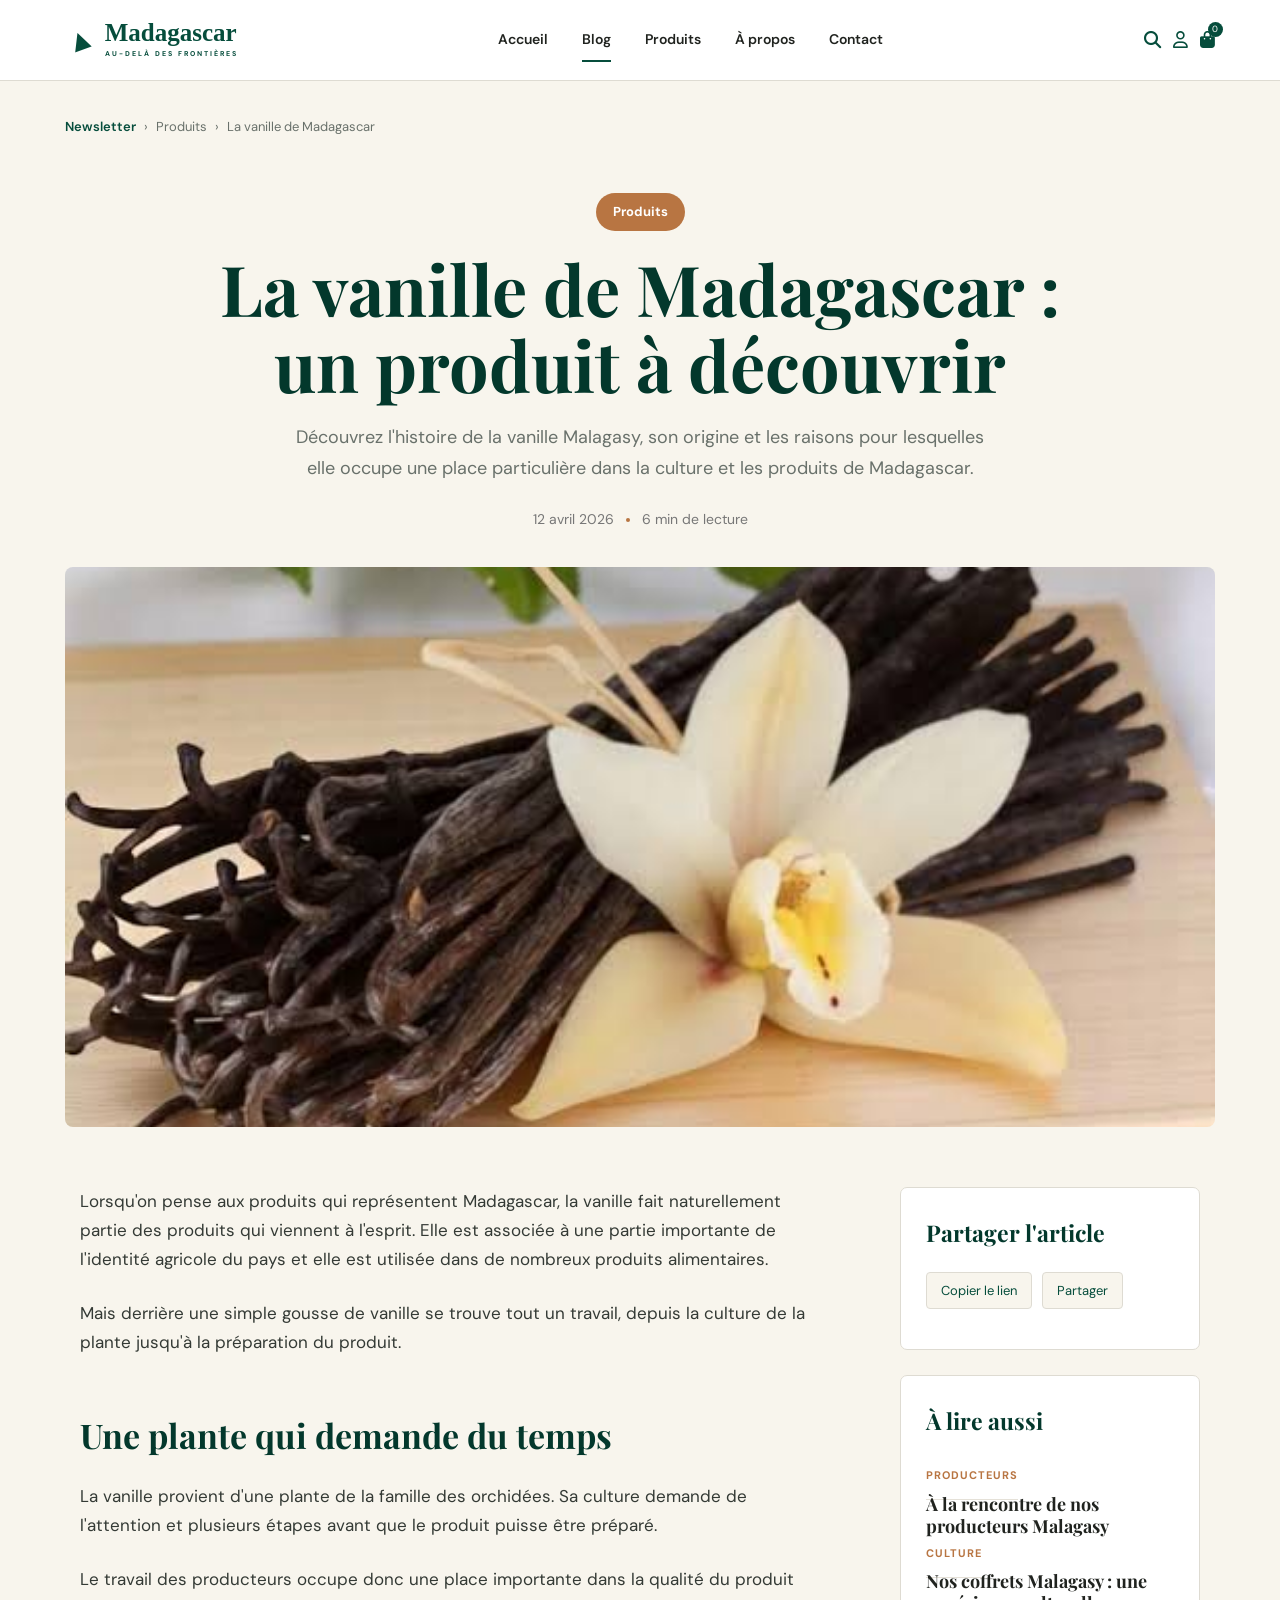
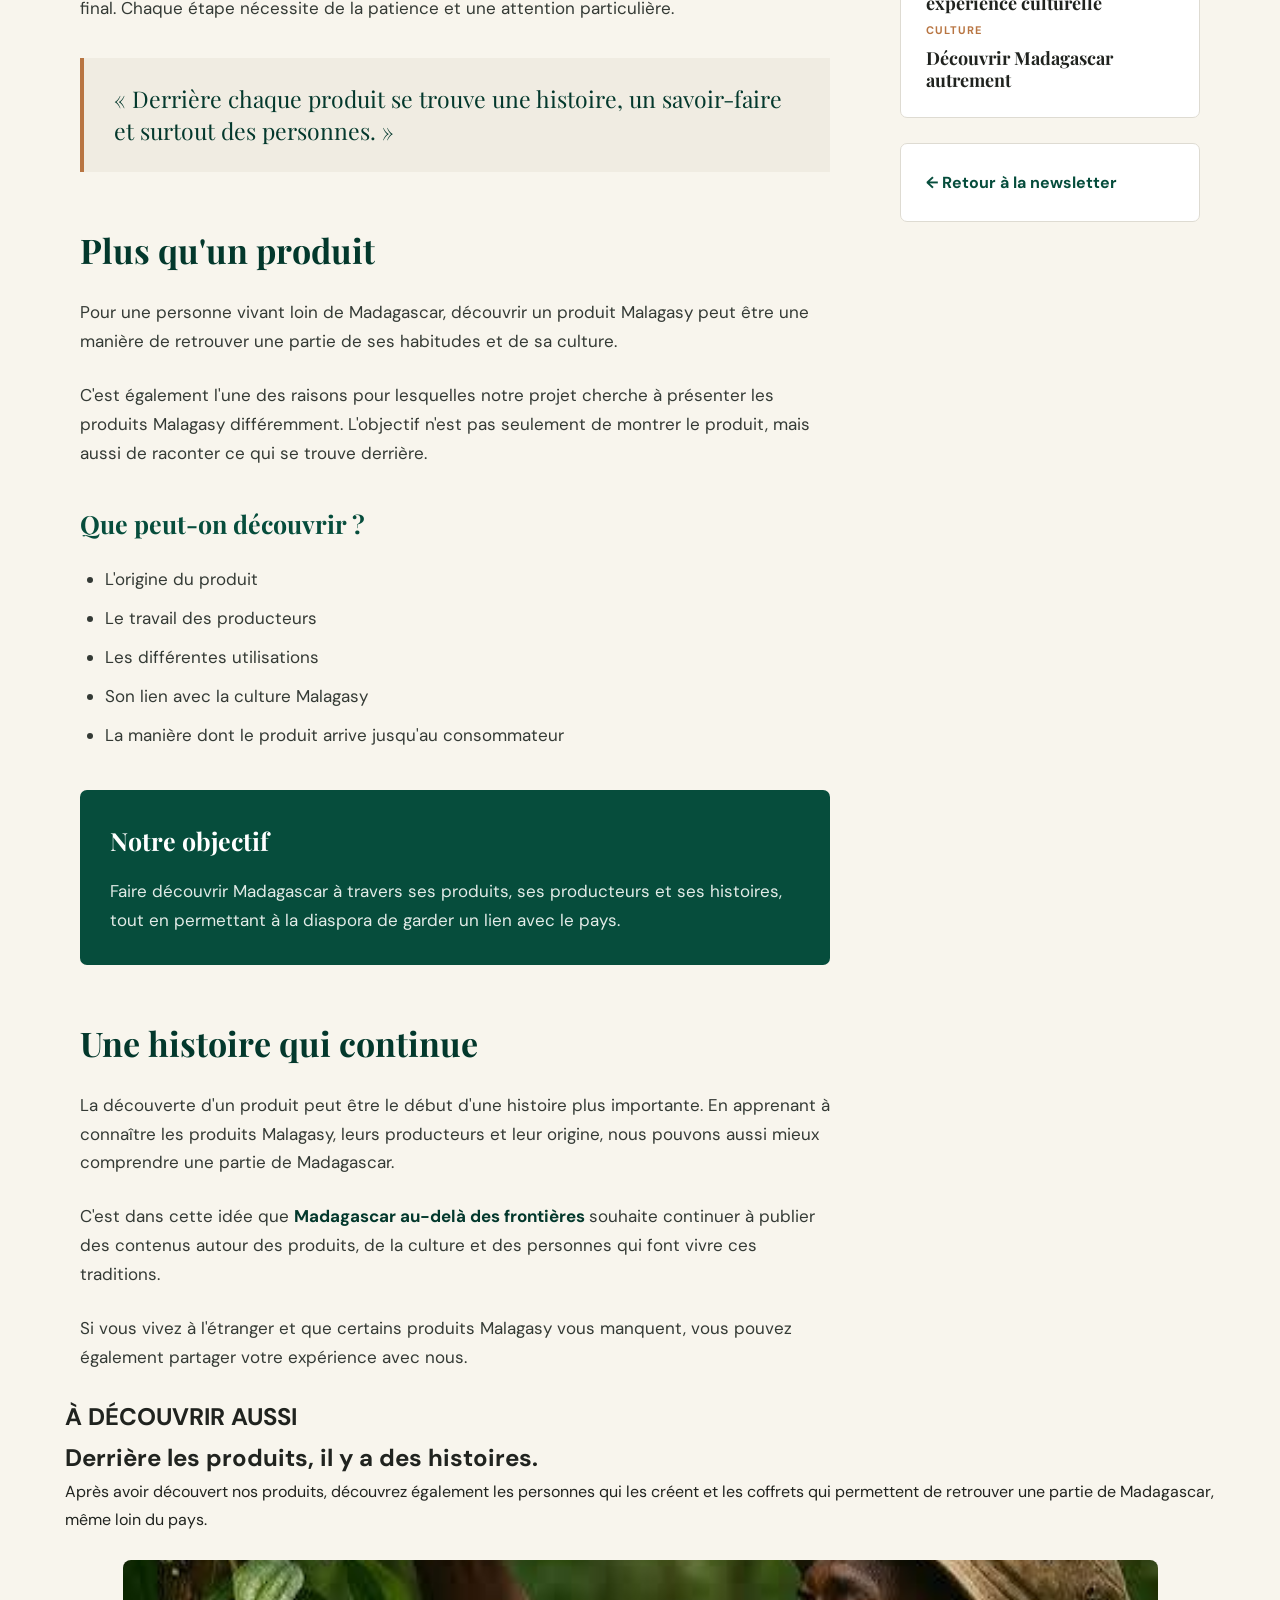
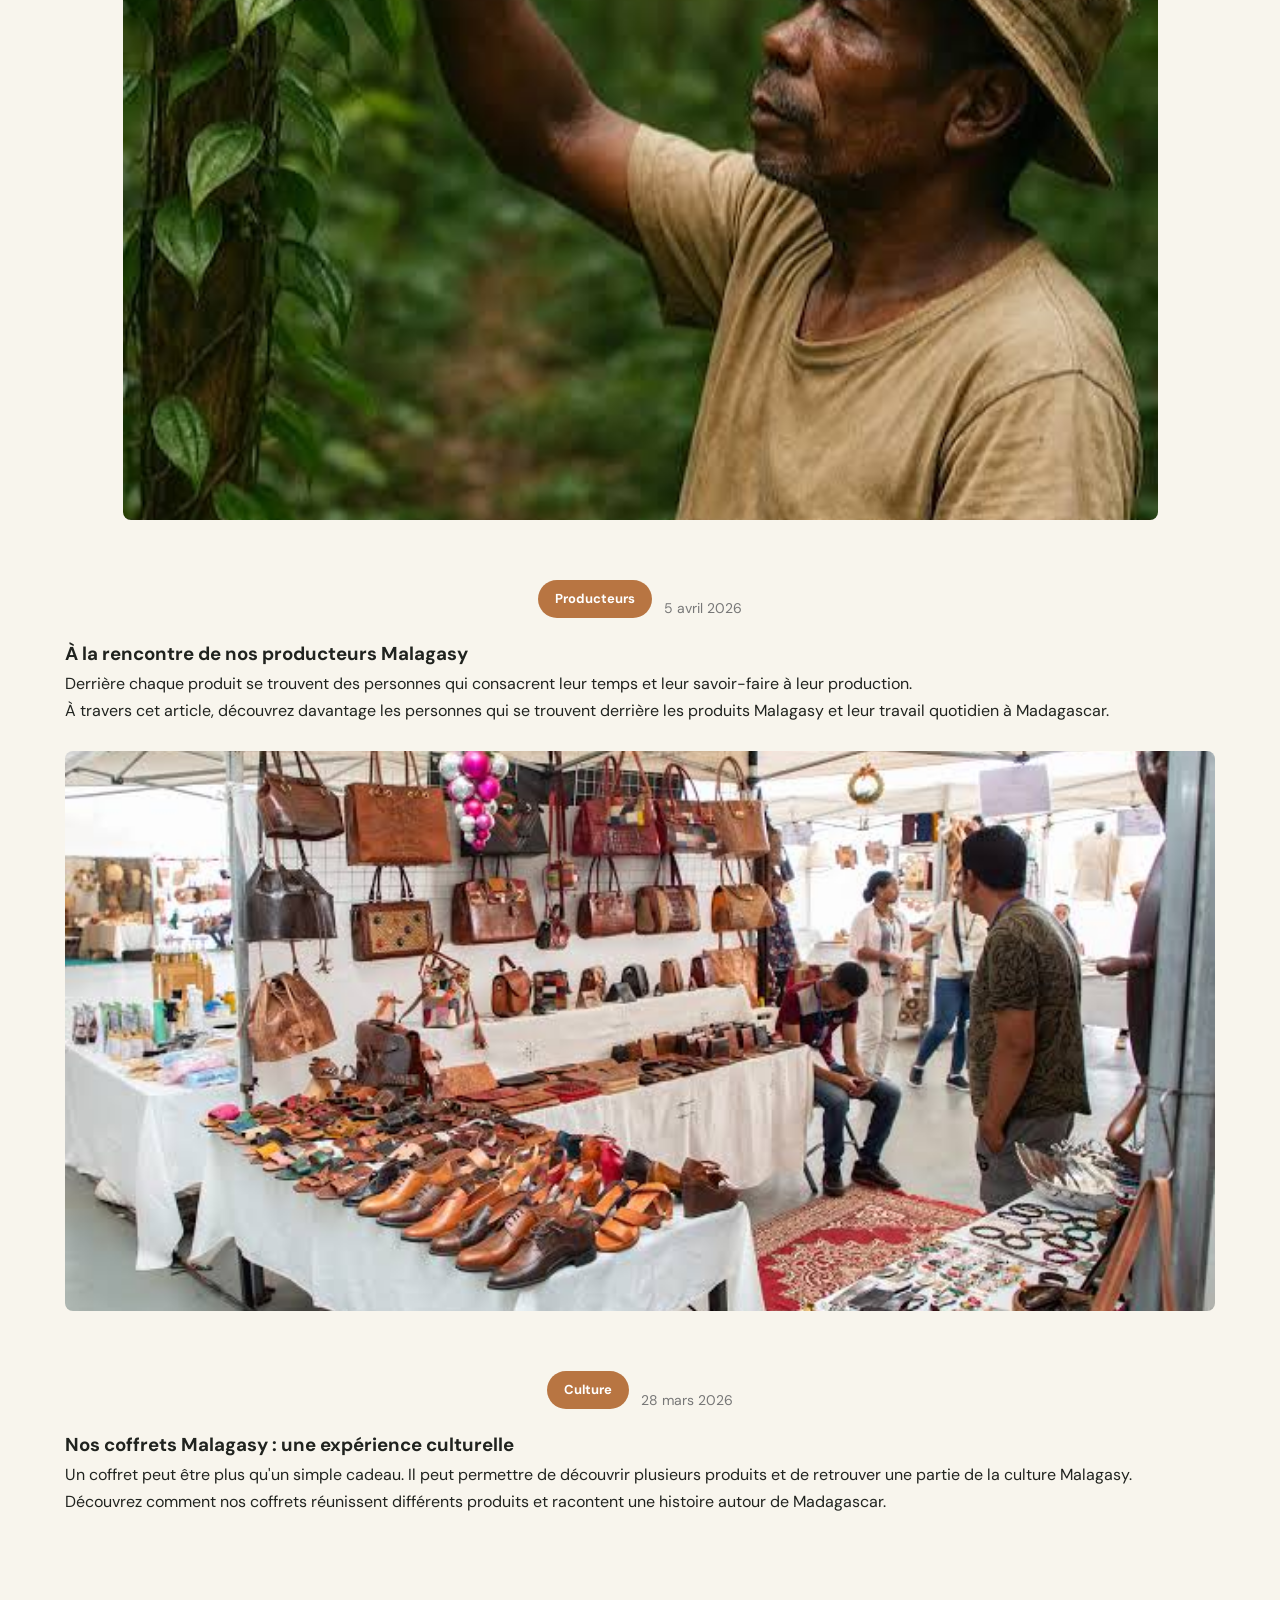
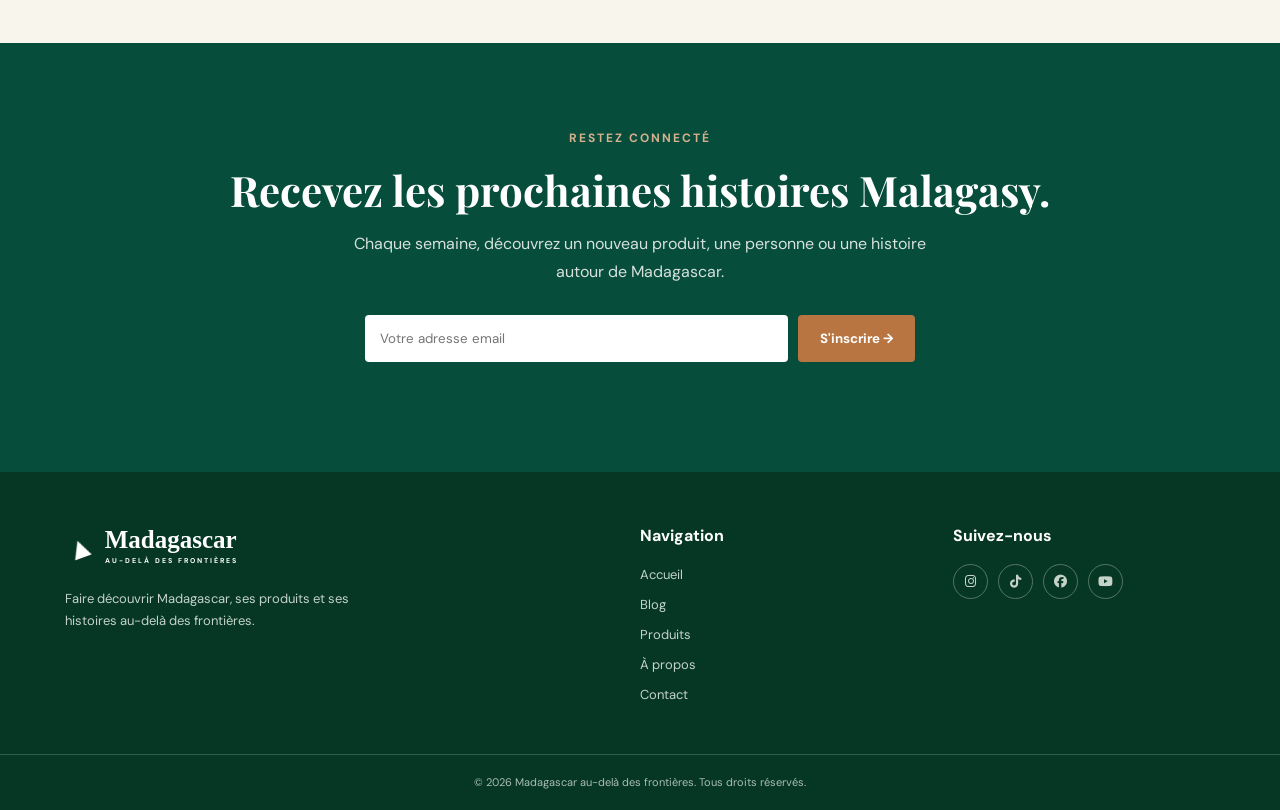
<file: blog.html>
<!DOCTYPE html>
<html lang="fr">

<head>

    <meta charset="UTF-8">

    <meta name="viewport"
          content="width=device-width, initial-scale=1.0">

    <title>
        La vanille de Madagascar : un produit à découvrir
    </title>

        <link rel="icon" type="image/x-icon" href="Images/ravenala-palm.png">
    <!-- =========================
         POLICES
    ========================== -->

    <link rel="preconnect"
          href="https://fonts.googleapis.com">

    <link rel="preconnect"
          href="https://fonts.gstatic.com"
          crossorigin>

    <link href="https://fonts.googleapis.com/css2?family=DM+Sans:wght@400;500;600;700&family=Playfair+Display:wght@500;600;700&display=swap"
          rel="stylesheet">

          <link rel="stylesheet"
          href="https://cdnjs.cloudflare.com/ajax/libs/font-awesome/6.5.2/css/all.min.css">
    <link rel="stylesheet" href="Css/blog.css">

</head>


    <!-- ================= HEADER ================= -->

<header class="header">

    <div class="container navbar">

        <a href="#" class="logo">
            <span class="logo-icon">▲</span>

            <div>
                <strong>Madagascar</strong>
                <small>AU-DELÀ DES FRONTIÈRES</small>
            </div>
        </a>

        <nav class="nav-menu" id="navMenu">

            <a href="index.html" >Accueil</a>
            <a href="blog.html" class="active">Blog</a>
            <a href="produits.html">Produits</a>
            <a href="apropos.html">À propos</a>
            <a href="contact.html">Contact</a>

        </nav>

        <div class="nav-actions">

            <button class="icon-btn" id="searchBtn">
                <i class="fa-solid fa-magnifying-glass"></i>
            </button>

            <button class="icon-btn">
                <i class="fa-regular fa-user"></i>
            </button>

            <button class="icon-btn cart-btn">
                <i class="fa-solid fa-bag-shopping"></i>
                <span>0</span>
            </button>

            <button class="mobile-btn" id="mobileBtn">
                <i class="fa-solid fa-bars"></i>
            </button>

        </div>

    </div>

</header>


    <!-- =========================================
         BREADCRUMB
    ========================================== -->

    <section class="breadcrumb-section">

        <div class="container">

            <div class="breadcrumb">

                <a href="index.html">
                    Newsletter
                </a>

                <span>›</span>

                <span>
                    Produits
                </span>

                <span>›</span>

                <span>
                    La vanille de Madagascar
                </span>

            </div>

        </div>

    </section>



    <!-- =========================================
         ARTICLE
    ========================================== -->

    <main>


        <!-- TITRE -->

        <section class="article-header">

            <span class="category">
                Produits
            </span>


            <h1>
                La vanille de Madagascar :
                un produit à découvrir
            </h1>


            <p class="article-subtitle">

                Découvrez l'histoire de la vanille
                Malagasy, son origine et les raisons
                pour lesquelles elle occupe une place
                particulière dans la culture et les
                produits de Madagascar.

            </p>


            <div class="article-meta">

                <span>
                    12 avril 2026
                </span>

                <span class="separator"></span>

                <span>
                    6 min de lecture
                </span>

            </div>

        </section>



        <!-- IMAGE -->

        <div class="container">

            <img
                src="Images/Vanille.jpg"
                alt="Vanille de Madagascar"
                class="article-cover">

        </div>



        <!-- CONTENU + SIDEBAR -->

        <section class="container article-layout">


            <!-- =====================================
                 CONTENU
            ====================================== -->

            <article class="article-content">


                <p>

                    Lorsqu'on pense aux produits qui
                    représentent Madagascar, la vanille
                    fait naturellement partie des produits
                    qui viennent à l'esprit.

                    Elle est associée à une partie importante
                    de l'identité agricole du pays et elle est
                    utilisée dans de nombreux produits
                    alimentaires.

                </p>


                <p>

                    Mais derrière une simple gousse de
                    vanille se trouve tout un travail,
                    depuis la culture de la plante jusqu'à
                    la préparation du produit.

                </p>



                <h2>
                    Une plante qui demande du temps
                </h2>


                <p>

                    La vanille provient d'une plante de la
                    famille des orchidées. Sa culture demande
                    de l'attention et plusieurs étapes avant
                    que le produit puisse être préparé.

                </p>


                <p>

                    Le travail des producteurs occupe donc
                    une place importante dans la qualité du
                    produit final. Chaque étape nécessite
                    de la patience et une attention
                    particulière.

                </p>



                <div class="quote">

                    « Derrière chaque produit se trouve
                    une histoire, un savoir-faire et
                    surtout des personnes. »

                </div>



                <h2>
                    Plus qu'un produit
                </h2>


                <p>

                    Pour une personne vivant loin de
                    Madagascar, découvrir un produit
                    Malagasy peut être une manière de
                    retrouver une partie de ses habitudes
                    et de sa culture.

                </p>


                <p>

                    C'est également l'une des raisons pour
                    lesquelles notre projet cherche à
                    présenter les produits Malagasy
                    différemment.

                    L'objectif n'est pas seulement de
                    montrer le produit, mais aussi de
                    raconter ce qui se trouve derrière.

                </p>



                <h3>
                    Que peut-on découvrir ?
                </h3>


                <ul>

                    <li>
                        L'origine du produit
                    </li>

                    <li>
                        Le travail des producteurs
                    </li>

                    <li>
                        Les différentes utilisations
                    </li>

                    <li>
                        Son lien avec la culture Malagasy
                    </li>

                    <li>
                        La manière dont le produit
                        arrive jusqu'au consommateur
                    </li>

                </ul>



                <div class="info-box">

                    <h3>
                        Notre objectif
                    </h3>

                    <p>

                        Faire découvrir Madagascar
                        à travers ses produits, ses
                        producteurs et ses histoires,
                        tout en permettant à la diaspora
                        de garder un lien avec le pays.

                    </p>

                </div>



                <h2>
                    Une histoire qui continue
                </h2>


                <p>

                    La découverte d'un produit peut être
                    le début d'une histoire plus importante.

                    En apprenant à connaître les produits
                    Malagasy, leurs producteurs et leur
                    origine, nous pouvons aussi mieux
                    comprendre une partie de Madagascar.

                </p>


                <p>

                    C'est dans cette idée que
                    <strong>
                        Madagascar au-delà des frontières
                    </strong>
                    souhaite continuer à publier des
                    contenus autour des produits,
                    de la culture et des personnes qui
                    font vivre ces traditions.

                </p>


                <p>

                    Si vous vivez à l'étranger et que
                    certains produits Malagasy vous
                    manquent, vous pouvez également
                    partager votre expérience avec nous.

                </p>


            </article>



            <!-- =====================================
                 SIDEBAR
            ====================================== -->

            <aside class="sidebar">


                <!-- PARTAGER -->

                <div class="sidebar-box">

                    <h3 class="sidebar-title">
                        Partager l'article
                    </h3>


                    <div class="share-buttons">

                        <button
                            class="share-btn"
                            id="copyLink">

                            Copier le lien

                        </button>


                        <button
                            class="share-btn"
                            id="shareButton">

                            Partager

                        </button>

                    </div>


                    <p
                        id="shareMessage"
                        style="
                        margin-top:15px;
                        font-size:13px;
                        color:#69716b;
                        ">
                    </p>

                </div>



                <!-- À LIRE AUSSI -->

                <div class="sidebar-box">

                    <h3 class="sidebar-title">
                        À lire aussi
                    </h3>


                    <a href="#"
                       class="side-article">

                        <span>
                            Producteurs
                        </span>

                        <h4>
                            À la rencontre de nos
                            producteurs Malagasy
                        </h4>

                    </a>


                    <a href="#"
                       class="side-article">

                        <span>
                            Culture
                        </span>

                        <h4>
                            Nos coffrets Malagasy :
                            une expérience culturelle
                        </h4>

                    </a>


                    <a href="#"
                       class="side-article">

                        <span>
                            Culture
                        </span>

                        <h4>
                            Découvrir Madagascar
                            autrement
                        </h4>

                    </a>

                </div>



                <!-- RETOUR -->

                <div class="sidebar-box">

                    <a href="index.html"
                       style="
                       color:#064d3c;
                       font-weight:700;">

                        ← Retour à la newsletter

                    </a>

                </div>

            </aside>


        </section>

    </main>

<!-- ================================
     SUITE DE LA NEWSLETTER
================================ -->

<section class="article-suite">

    <div class="container">

        <!-- Introduction -->

        <div class="suite-header">

            
                <h1>À DÉCOUVRIR AUSSI</h1>
            
            <h2>
                Derrière les produits,
                il y a des histoires.
            </h2>

            <p>
                Après avoir découvert nos produits, découvrez
                également les personnes qui les créent et les
                coffrets qui permettent de retrouver une partie
                de Madagascar, même loin du pays.
            </p>
                <br>
        </div>


        <!-- =========================
             ARTICLE PRODUCTEURS
        ========================== -->
           
        <article class="featured-article">
            <div class="featured-content">

                 <div class="container">

                 <img
                    src="Images/Producteur.jpg"
                    alt="Producteur Malagasy"
                    class="article-cover">

                </div>

                <div class="article-meta">

                    <span class="category">
                        Producteurs
                    </span>

                    <span>
                        5 avril 2026
                    </span>

                </div>


                <h3>
                    À la rencontre de nos
                    producteurs Malagasy
                </h3>


                <p>
                    Derrière chaque produit se trouvent des
                    personnes qui consacrent leur temps et leur
                    savoir-faire à leur production.
                </p>


                <p>
                    À travers cet article, découvrez davantage
                    les personnes qui se trouvent derrière les
                    produits Malagasy et leur travail quotidien
                    à Madagascar.
                </p>

                <br>

            </div>

        </article>



        <!-- =========================
             ARTICLE COFFRETS
        ========================== -->

        <article class="featured-article reverse">

            <div class="featured-image">

                <img
                    src="Images/Coffret.jpg"
                    alt="Coffrets Malagasy"
                    class="article-cover">

            </div>


            <div class="featured-content">

                <div class="article-meta">

                    <span class="category">
                        Culture
                    </span>

                    <span>
                        28 mars 2026
                    </span>

                </div>


                <h3>
                    Nos coffrets Malagasy :
                    une expérience culturelle
                </h3>


                <p>
                    Un coffret peut être plus qu'un simple
                    cadeau. Il peut permettre de découvrir
                    plusieurs produits et de retrouver une
                    partie de la culture Malagasy.
                </p>


                <p>
                    Découvrez comment nos coffrets réunissent
                    différents produits et racontent une
                    histoire autour de Madagascar.
                </p>

                <br>

            </div>

        </article>

    </div>

</section>

    <!-- =========================================
         NEWSLETTER
    ========================================== -->

    <section class="newsletter"
             id="contact">

        <div class="container newsletter-container">


            <span class="newsletter-label">

                RESTEZ CONNECTÉ

            </span>


            <h2>

                Recevez les prochaines
                histoires Malagasy.

            </h2>


            <p>

                Chaque semaine, découvrez un nouveau
                produit, une personne ou une histoire
                autour de Madagascar.

            </p>


            <form
                class="newsletter-form"
                id="newsletterForm">

                <input
                    type="email"
                    id="email"
                    placeholder="Votre adresse email"
                    required>


                <button type="submit">

                    S'inscrire →

                </button>

            </form>


            <p id="newsletterMessage"></p>


        </div>

    </section>

    



   <!-- ================= FOOTER ================= -->

<footer class="footer">

    <div class="container footer-grid">

        <div class="footer-brand">

            <a href="#" class="logo footer-logo">

                <span class="logo-icon">▲</span>

                <div>
                    <strong>Madagascar</strong>
                    <small>AU-DELÀ DES FRONTIÈRES</small>
                </div>

            </a>

            <p>
                Faire découvrir Madagascar,
                ses produits et ses histoires
                au-delà des frontières.
            </p>

        </div>


        <div>

            <h4>Navigation</h4>

            <a href="#accueil">Accueil</a>
            <a href="#blog">Blog</a>
            <a href="#produits">Produits</a>
            <a href="#apropos">À propos</a>
            <a href="#contact">Contact</a>

        </div>


        <div>

            <h4>Suivez-nous</h4>

            <div class="footer-social">

                <a href="#">
                    <i class="fa-brands fa-instagram"></i>
                </a>

                <a href="#">
                    <i class="fa-brands fa-tiktok"></i>
                </a>

                <a href="#">
                    <i class="fa-brands fa-facebook"></i>
                </a>

                <a href="#">
                    <i class="fa-brands fa-youtube"></i>
                </a>

            </div>

        </div>

    </div>


    <div class="footer-bottom">

        <p>
            © 2026 Madagascar au-delà des frontières.
            Tous droits réservés.
        </p>

    </div>

</footer>



    <!-- =========================================
         JAVASCRIPT
    ========================================== -->

    <script>


        /* =========================================
           MENU MOBILE
        ========================================== */

        const menuBtn =
            document.getElementById("menuBtn");

        const nav =
            document.querySelector(".nav");


        menuBtn.addEventListener("click", () => {

            nav.classList.toggle("show");

        });



        /* =========================================
           COPIER LE LIEN
        ========================================== */

        const copyLink =
            document.getElementById("copyLink");

        const shareMessage =
            document.getElementById("shareMessage");


        copyLink.addEventListener("click", async () => {

            try {

                await navigator.clipboard.writeText(
                    window.location.href
                );

                shareMessage.textContent =
                    "Lien de l'article copié.";

            }

            catch {

                shareMessage.textContent =
                    "Impossible de copier le lien.";

            }

        });



        /* =========================================
           PARTAGER
        ========================================== */

        const shareButton =
            document.getElementById("shareButton");


        shareButton.addEventListener("click", async () => {

            if (navigator.share) {

                try {

                    await navigator.share({

                        title:
                            "La vanille de Madagascar",

                        text:
                            "Découvrez cet article sur Madagascar.",

                        url:
                            window.location.href

                    });

                }

                catch {

                    // Partage annulé

                }

            }

            else {

                shareMessage.textContent =
                    "Le partage direct n'est pas disponible sur ce navigateur.";

            }

        });



        /* =========================================
           NEWSLETTER
        ========================================== */

        const newsletterForm =
            document.getElementById(
                "newsletterForm"
            );


        const newsletterMessage =
            document.getElementById(
                "newsletterMessage"
            );


        newsletterForm.addEventListener(
            "submit",
            function(event) {

                event.preventDefault();


                const email =
                    document
                    .getElementById("email")
                    .value
                    .trim();


                if (email === "") {

                    newsletterMessage.textContent =
                        "Veuillez entrer votre adresse email.";

                    return;

                }


                newsletterMessage.textContent =
                    "Merci ! Votre inscription a bien été prise en compte.";


                newsletterForm.reset();

            }
        );


    </script>


</body>

</html>
</file>
<file: Css/blog.css>
/* =========================================
           VARIABLES
        ========================================= */

        :root {

            --green: #064d3c;
            --green-dark: #03382c;

            --cream: #f8f5ed;
            --cream-dark: #eee9dc;

            --brown: #b87542;

            --text: #20231f;
            --text-light: #69716b;

            --white: #ffffff;

            --border: #dedbd2;
        }


        /* =========================================
           RESET
        ========================================= */

        * {
            margin: 0;
            padding: 0;
            box-sizing: border-box;
        }


        html {
            scroll-behavior: smooth;
        }


        body {

            font-family: "DM Sans", sans-serif;

            background: var(--cream);

            color: var(--text);

            line-height: 1.7;
        }


        img {

            width: 100%;

            display: block;
        }


        a {

            text-decoration: none;

            color: inherit;
        }


        button,
        input {

            font-family: inherit;
        }


        .container {

            width: min(1150px, 90%);

            margin: auto;
        }


        /* =========================
        HEADER
        ========================= */

        .header {
            position: relative;
            z-index: 1000;

            background: white;

            border-bottom: 1px solid var(--border);
        }

        .navbar {
            min-height: 76px;

            display: flex;
            align-items: center;
            justify-content: space-between;
        }

        .logo {
            display: flex;
            align-items: center;
            gap: 10px;

            color: var(--green);
        }

        .logo-icon {
            font-size: 30px;
            transform: rotate(-20deg);
        }

        .logo strong {
            display: block;

            font-family: Georgia, serif;
            font-size: 25px;
            line-height: 1;
        }

        .logo small {
            display: block;

            margin-top: 3px;

            font-size: 7px;
            letter-spacing: 2px;
            font-weight: bold;
        }

        .nav-menu {
            display: flex;
            gap: 34px;
        }

        .nav-menu a {
            position: relative;

            font-size: 14px;
            font-weight: 600;

            padding: 28px 0;
        }

        .nav-menu a::after {
            content: "";

            position: absolute;
            left: 0;
            bottom: 18px;

            width: 0;
            height: 2px;

            background: var(--green);

            transition: 0.3s;
        }

        .nav-menu a:hover::after,
        .nav-menu a.active::after {
            width: 100%;
        }

        .nav-actions {
            display: flex;
            align-items: center;
            gap: 12px;
        }

        .icon-btn,
        .mobile-btn {
            border: none;
            background: transparent;

            cursor: pointer;

            font-size: 17px;
            color: var(--green);
        }

        .cart-btn {
            position: relative;
        }

        .cart-btn span {
            position: absolute;

            top: -7px;
            right: -8px;

            width: 15px;
            height: 15px;

            display: flex;
            align-items: center;
            justify-content: center;

            border-radius: 50%;

            background: var(--green);
            color: white;

            font-size: 9px;
        }

        .mobile-btn {
            display: none;
        }


        /* =========================================
           BREADCRUMB
        ========================================= */

        .breadcrumb-section {

            padding-top: 35px;
        }


        .breadcrumb {

            display: flex;

            align-items: center;

            gap: 8px;

            font-size: 13px;

            color: var(--text-light);
        }


        .breadcrumb a {

            color: var(--green);

            font-weight: 600;
        }


        /* =========================================
           ARTICLE HEADER
        ========================================= */

        .article-header {

            max-width: 900px;

            margin: 55px auto 35px;

            text-align: center;
        }


        .category {

            display: inline-block;

            background: var(--brown);

            color: white;

            padding: 8px 17px;

            border-radius: 30px;

            font-size: 13px;

            font-weight: 700;

            margin-bottom: 20px;
        }


        .article-header h1 {

            font-family: "Playfair Display", serif;

            font-size: clamp(42px, 6vw, 70px);

            line-height: 1.08;

            color: var(--green-dark);

            margin-bottom: 20px;
        }


        .article-subtitle {

            max-width: 700px;

            margin: auto;

            color: var(--text-light);

            font-size: 18px;
        }


        .article-meta {

            margin-top: 25px;

            display: flex;

            justify-content: center;

            align-items: center;

            gap: 12px;

            color: #777;

            font-size: 14px;
        }


        .separator {

            width: 4px;

            height: 4px;

            background: var(--brown);

            border-radius: 50%;
        }


        /* =========================================
           IMAGE PRINCIPALE
        ========================================= */

        .article-cover {

            width: 100%;

            height: 560px;

            object-fit: cover;

            border-radius: 8px;

            margin-bottom: 60px;
        }


        /* =========================================
           STRUCTURE ARTICLE
        ========================================= */

        .article-layout {

            display: grid;

            grid-template-columns: minmax(0, 750px) 300px;

            gap: 70px;

            align-items: start;

            justify-content: center;
        }


        /* =========================================
           CONTENU ARTICLE
        ========================================= */

        .article-content {

            font-size: 17px;

            color: #343a35;
        }


        .article-content p {

            margin-bottom: 25px;
        }


        .article-content h2 {

            font-family: "Playfair Display", serif;

            font-size: 34px;

            color: var(--green-dark);

            margin:

                50px 0 18px;
        }


        .article-content h3 {

            font-family: "Playfair Display", serif;

            font-size: 25px;

            color: var(--green);

            margin:

                35px 0 15px;
        }


        .article-content strong {

            color: var(--green-dark);
        }


        /* =========================================
           CITATION
        ========================================= */

        .quote {

            border-left:

                4px solid var(--brown);

            background: #f0ece2;

            padding: 25px 30px;

            margin: 35px 0;

            font-family:

                "Playfair Display", serif;

            font-size: 23px;

            line-height: 1.4;

            color: var(--green-dark);
        }


        /* =========================================
           LISTE
        ========================================= */

        .article-content ul {

            margin:

                20px 0 30px 25px;
        }


        .article-content li {

            margin-bottom: 10px;
        }


        /* =========================================
           INFO BOX
        ========================================= */

        .info-box {

            background: var(--green);

            color: white;

            padding: 30px;

            border-radius: 7px;

            margin: 40px 0;
        }


        .info-box h3 {

            color: white;

            margin-top: 0;

            font-size: 25px;
        }


        .info-box p {

            color: #e2ebe7;

            margin-bottom: 0;
        }


        /* =========================================
           SIDEBAR
        ========================================= */

        .sidebar {

            position: sticky;

            top: 120px;
        }


        .sidebar-box {

            background: white;

            border:

                1px solid var(--border);

            border-radius: 7px;

            padding: 25px;

            margin-bottom: 25px;
        }


        .sidebar-title {

            font-family:

                "Playfair Display", serif;

            font-size: 23px;

            color: var(--green-dark);

            margin-bottom: 20px;
        }


        /* SHARE */

        .share-buttons {

            display: flex;

            gap: 10px;

            flex-wrap: wrap;
        }


        .share-btn {

            border:

                1px solid var(--border);

            background: var(--cream);

            padding: 9px 14px;

            border-radius: 4px;

            cursor: pointer;

            color: var(--green);

            font-size: 13px;

            transition: .3s;
        }


        .share-btn:hover {

            background: var(--green);

            color: white;

        }


        /* ARTICLE LINKS */

        .side-article {

            padding: 15px 0;

            border-bottom:

                1px solid #e5e1d8;
        }


        .side-article:last-child {

            border-bottom: none;

            padding-bottom: 0;
        }


        .side-article span {

            font-size: 11px;

            color: var(--brown);

            font-weight: 700;

            text-transform: uppercase;

            letter-spacing: 1px;
        }


        .side-article h4 {

            font-family:

                "Playfair Display", serif;

            font-size: 18px;

            line-height: 1.25;

            margin-top: 5px;
        }


        /* =========================================
           NEWSLETTER
        ========================================= */

        .newsletter {

            background: var(--green);

            color: white;

            padding: 80px 0;

            margin-top: 100px;
        }


        .newsletter-container {

            max-width: 850px;

            margin: auto;

            text-align: center;
        }


        .newsletter-label {

            color: #d7b08d;

            font-size: 12px;

            font-weight: 700;

            letter-spacing: 2px;
        }


        .newsletter h2 {

            font-family:

            "Playfair Display", serif;

            font-size: 42px;

            line-height: 1.2;

            margin: 15px 0;
        }


        .newsletter p {

            color: #d7e1dc;

            max-width: 600px;

            margin: 0 auto 30px;
        }


        .newsletter-form {

            display: flex;

            max-width: 550px;

            margin: auto;

            gap: 10px;
        }


        .newsletter-form input {

            flex: 1;

            border: none;

            padding: 15px;

            border-radius: 4px;

            outline: none;
        }


        .newsletter-form button {

            border: none;

            background: var(--brown);

            color: white;

            padding: 15px 22px;

            border-radius: 4px;

            font-weight: 700;

            cursor: pointer;
        }


        .newsletter-form button:hover {

            background: #c68857;
        }


        #newsletterMessage {

            margin-top: 15px;

            font-size: 14px;
        }


                /* =========================
            FOOTER
            ========================= */

            .footer {
                padding-top: 50px;

                background: #063725;

                color: white;
            }

            .footer-grid {
                display: grid;

                grid-template-columns: 2fr 1fr 1fr;

                gap: 50px;

                padding-bottom: 40px;
            }

            .footer-logo {
                color: white;
            }

            .footer-brand p {
                max-width: 300px;

                margin-top: 15px;

                color: #c5d2ca;

                font-size: 13px;
            }

            .footer h4 {
                margin-bottom: 15px;
            }

            .footer-grid > div:not(.footer-brand) a {
                display: block;

                margin-bottom: 8px;

                color: #c5d2ca;

                font-size: 13px;
            }

            .footer-social {
                display: flex;
                gap: 10px;
            }

            .footer-social a {
                width: 35px !important;
                height: 35px;

                display: flex !important;
                align-items: center;
                justify-content: center;

                border: 1px solid #557565;

                border-radius: 50%;
            }

            .footer-bottom {
                padding: 18px;

                border-top: 1px solid #315c4b;

                text-align: center;

                color: #aabdb3;

                font-size: 11px;
            }



        /* =========================================
           RESPONSIVE
        ========================================= */

        @media (max-width: 900px) {

            .article-layout {

                grid-template-columns: 1fr;

            }


            .sidebar {

                position: static;

            }


            .article-cover {

                height: 450px;

            }

        }


        @media (max-width: 650px) {

            .navbar {

                height: 75px;

            }


            .nav {

                display: none;

                position: absolute;

                top: 75px;

                left: 0;

                width: 100%;

                background: var(--cream);

                padding: 25px;

                flex-direction: column;

                gap: 20px;

                border-bottom:

                    1px solid var(--border);
            }


            .nav.show {

                display: flex;
            }


            .menu-btn {

                display: block;
            }


            .article-header {

                margin-top: 40px;
            }


            .article-header h1 {

                font-size: 42px;
            }


            .article-cover {

                height: 300px;

                border-radius: 5px;

                margin-bottom: 40px;
            }


            .article-content {

                font-size: 16px;
            }


            .article-content h2 {

                font-size: 29px;
            }


            .quote {

                font-size: 20px;

                padding: 20px;
            }


            .newsletter-form {

                flex-direction: column;
            }


            .footer-content {

                flex-direction: column;
            }


            .footer-links {

                flex-wrap: wrap;
            }

        }

/* =========================================
   PETIT MOBILE
========================================= */

@media (max-width: 400px) {

    .container {
        width: 90%;
    }

    .logo {
        font-size: 15px;
        max-width: 220px;
    }

    .blog-header h1 {
        font-size: 32px;
    }

    .article-image {
        height: 190px;
    }

    .article-content {
        padding: 18px;
    }

}
</file>
